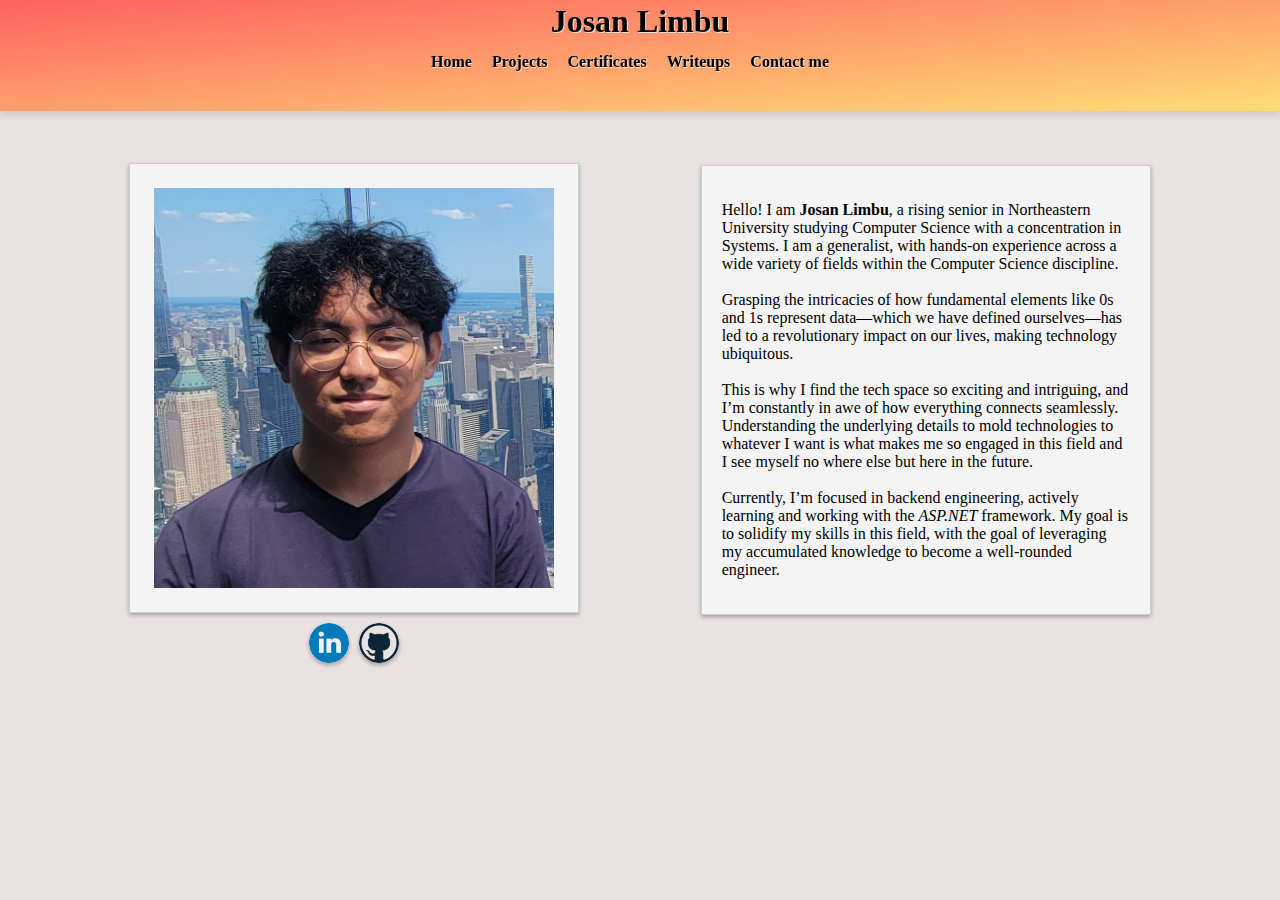
<file: Website/index.html>
<!DOCTYPE html>
<html>

<head>
    <meta charset="UTF-8">
    <title>Josan's portfolio</title>
    <link rel="stylesheet" href="css/index.css">
    <link rel="icon" type="image/x-icon" href="icons/favicon.ico">
</head>

<body>

    <div id="topbar_grad" class="topbar">
        <h1 class="title_icon">Josan Limbu</h1>
        <nav class="navbar">
            <ul>
                <li><a href="index.html">Home</a></li>
                <li><a href="projects.html">Projects</a></li>
                <li><a href="certificates.html">Certificates</a></li>
                <li><a href="writeups.html">Writeups</a></li>
                <li><a href="contact_me.html">Contact me</a></li>
            </ul>
        </nav>
    </div>
    <div>
        <main class="content">
            <span class="homepage">
                <div class="container">
                    <div class="profile">
                        <div class="profile-picture-layer"><img class='profile-picture' src='icons/profile-picture.png'></div>
                        <div><a href="https://linkedin.com/in/josanlimbu" target="_blank"><img class='home-social-icon'
                                    src='icons/linkedin.png'></a><a href="https://github.com/blightjl"
                                target="_blank"><img class='home-social-icon' src='icons/github_icon.png'></a></div>
                    </div>
                    <div class="bio">
                        <p class="bio-info">Hello! I am <span class="name-underline-effect"><b>Josan Limbu</b></span>, a rising
                            senior
                            in
                            Northeastern University studying Computer Science with a concentration in Systems. I am a
                            generalist, with hands-on experience across a wide variety of fields within the Computer
                            Science
                            discipline.

                            </br></br>Grasping the intricacies of how fundamental elements like 0s and 1s represent
                            data—which
                            we have defined ourselves—has led to a revolutionary impact on our lives, making technology
                            ubiquitous.

                            </br></br>This is why I find the tech space so exciting and intriguing, and I’m constantly
                            in
                            awe of how
                            everything connects seamlessly. Understanding the underlying details to mold technologies to
                            whatever I want is what makes me so engaged in this field and I see myself no where else but
                            here in
                            the future.


                            </br></br>Currently, I’m focused in backend engineering, actively learning and working with
                            the
                            <i>ASP.NET</i> framework. My goal is to solidify my skills in this field, with the goal of
                            leveraging
                            my
                            accumulated knowledge to become a well-rounded engineer.</p>
                    </div>


                </div>
            </span>
        </main>
    </div>

    </br>
    </br>
</body>

</html>
</file>
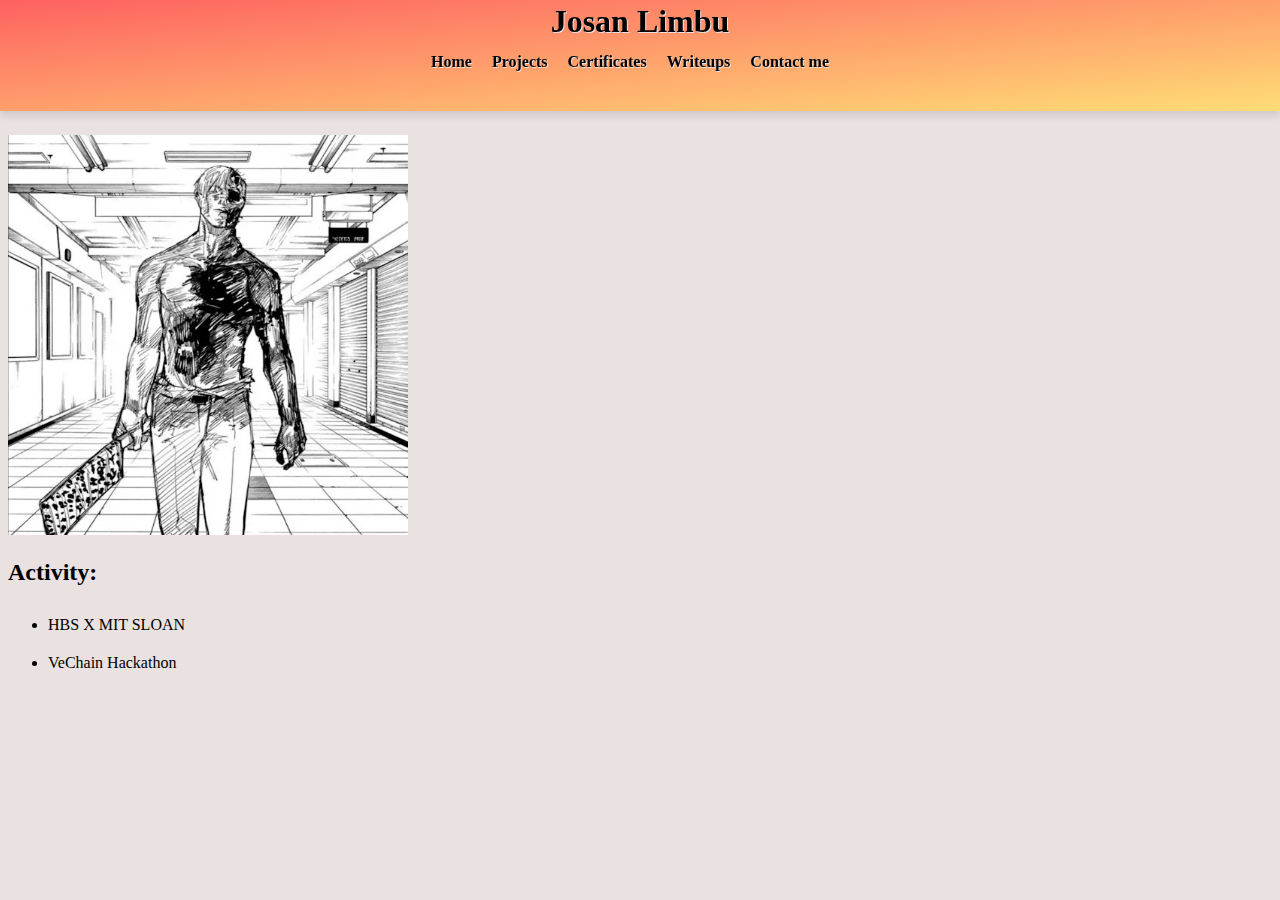
<file: Website/activity.html>
<!DOCTYPE html>
<html>
<head>
    <meta charset="UTF-8">
    <title>Josan's portfolio</title>
    <link rel="stylesheet" href="css/index.css">
    <link rel="icon" type="image/x-icon" href="icons/favicon.ico">
</head>
<body>
    
    <div id="topbar_grad" class="topbar">
        <h1 class="title_icon">Josan Limbu</h1>
    
        <nav class="navbar">
            <ul>
                <li><a href="index.html">Home</a></li>
                <li><a href="projects.html">Projects</a></li>
                <li><a href="certificates.html">Certificates</a></li>
                <li><a href="writeups.html">Writeups</a></li>
                <li><a href="contact_me.html">Contact me</a></li>
            </ul>
        </nav>
    </div>
    <main>
        <h3 class="underline-effect">Activity</h3>
        <p>Here are some basic home page details.</p>
    </main>

    </br> 
    <img class='profile-picture' src='icons/nanami_walk.jpeg'>
    <h2>Activity:</h2>
    <ul>
        <li>HBS X MIT SLOAN</li>
        <li>VeChain Hackathon</li>
    </ul>
</body>
</html>
</file>
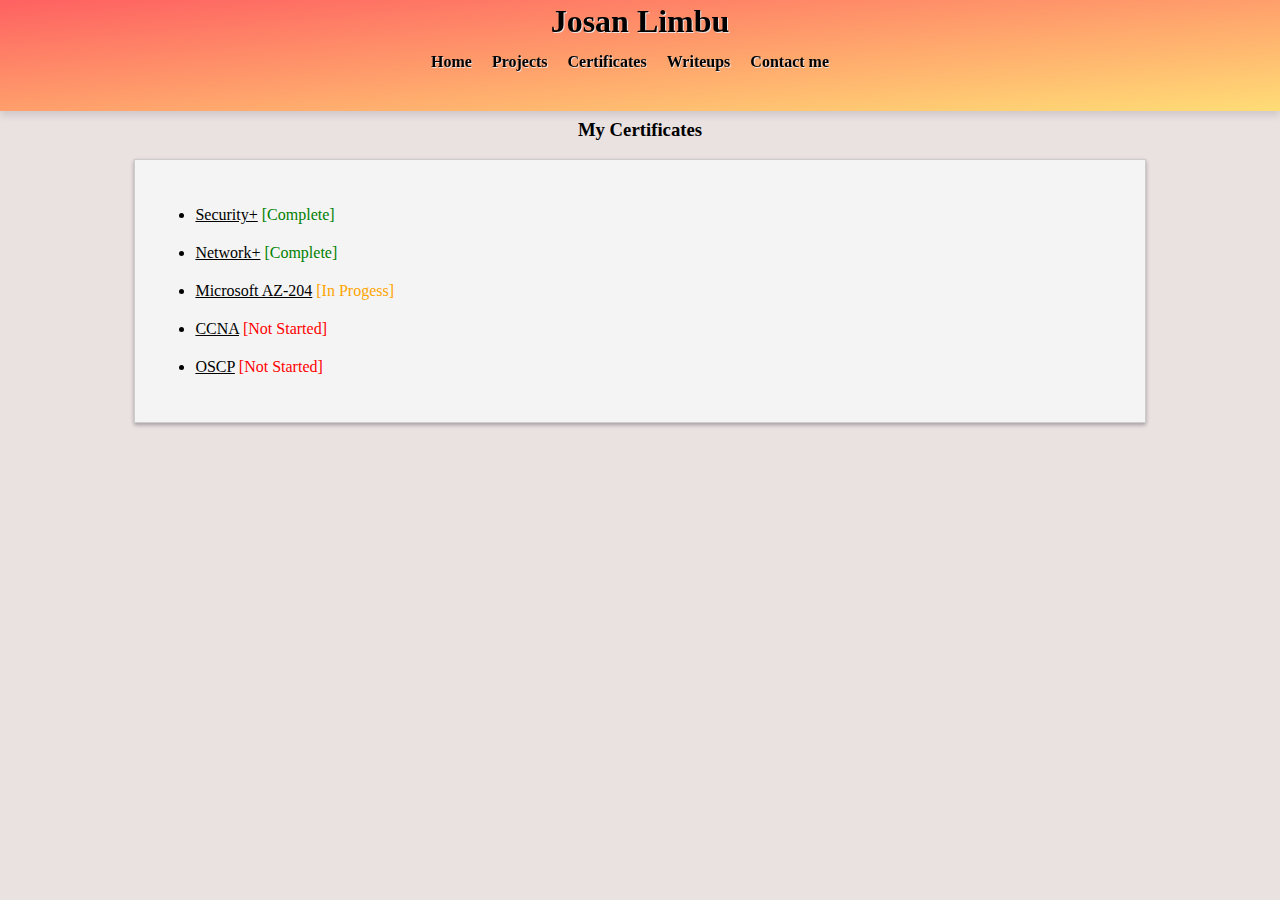
<file: Website/certificates.html>
<!DOCTYPE html>
<html>
<head>
    <meta charset="UTF-8">
    <title>Josan's portfolio</title>
    <link rel="stylesheet" href="css/index.css">
    <link rel="icon" type="image/x-icon" href="icons/favicon.ico">
</head>
<body>
    
    <div id="topbar_grad" class="topbar">
        <h1 class="title_icon">Josan Limbu</h1>
        <nav class="navbar">
            <ul>
                <li><a href="index.html">Home</a></li>
                <li><a href="projects.html">Projects</a></li>
                <li><a href="certificates.html">Certificates</a></li>
                <li><a href="writeups.html">Writeups</a></li>
                <li><a href="contact_me.html">Contact me</a></li>
            </ul>
        </nav>
    </div>
<main class="content">
    <span class="homepage">
        <h3 class="underline-effect">My Certificates</h3>
    <div class="scrollable-section">
        <ul>
            <li><a href="https://www.credly.com/badges/45e11fe9-ffb9-4f0b-82a6-57b7b96af190/public_url" target="_blank" rel="noopener noreferrer" title="CompTIA Security+">Security+</a> <span style="color: green">[Complete]</span></li>
            <li><a href="https://www.credly.com/badges/0e00b37b-f289-46ba-99b8-1ca0ecce4839/public_url" target="_blank" rel="noopener noreferrer" title="CompTIA Network+">Network+</a> <span style="color: green">[Complete]</span></li>
            <li><a href="https://learn.microsoft.com/en-us/credentials/certifications/azure-developer/?practice-assessment-type=certification" target="_blank" rel="noopener noreferrer" title="Microsoft Certified: Azure Developer Associate">Microsoft AZ-204</a> <span class="work-in-progress" style="color: orange">[In Progess]</span></li>
            <li><a href="https://www.cisco.com/c/en/us/training-events/training-certifications/exams/current-list/ccna-200-301.html" target="_blank" rel="noopener noreferrer" title="Cisco Certified Network Associate">CCNA</a> <span class="not-started" style="color: red">[Not Started]</span></li>
            <li><a href="https://www.offsec.com/courses/pen-200/" target="_blank" rel="noopener noreferrer" title="Offensive Security Certified Professional">OSCP</a><span class="not-started" style="color: red"> [Not Started]</span></li>        
        </ul>
    </div>
    </span>
</main>
</body>
</html>
</file>
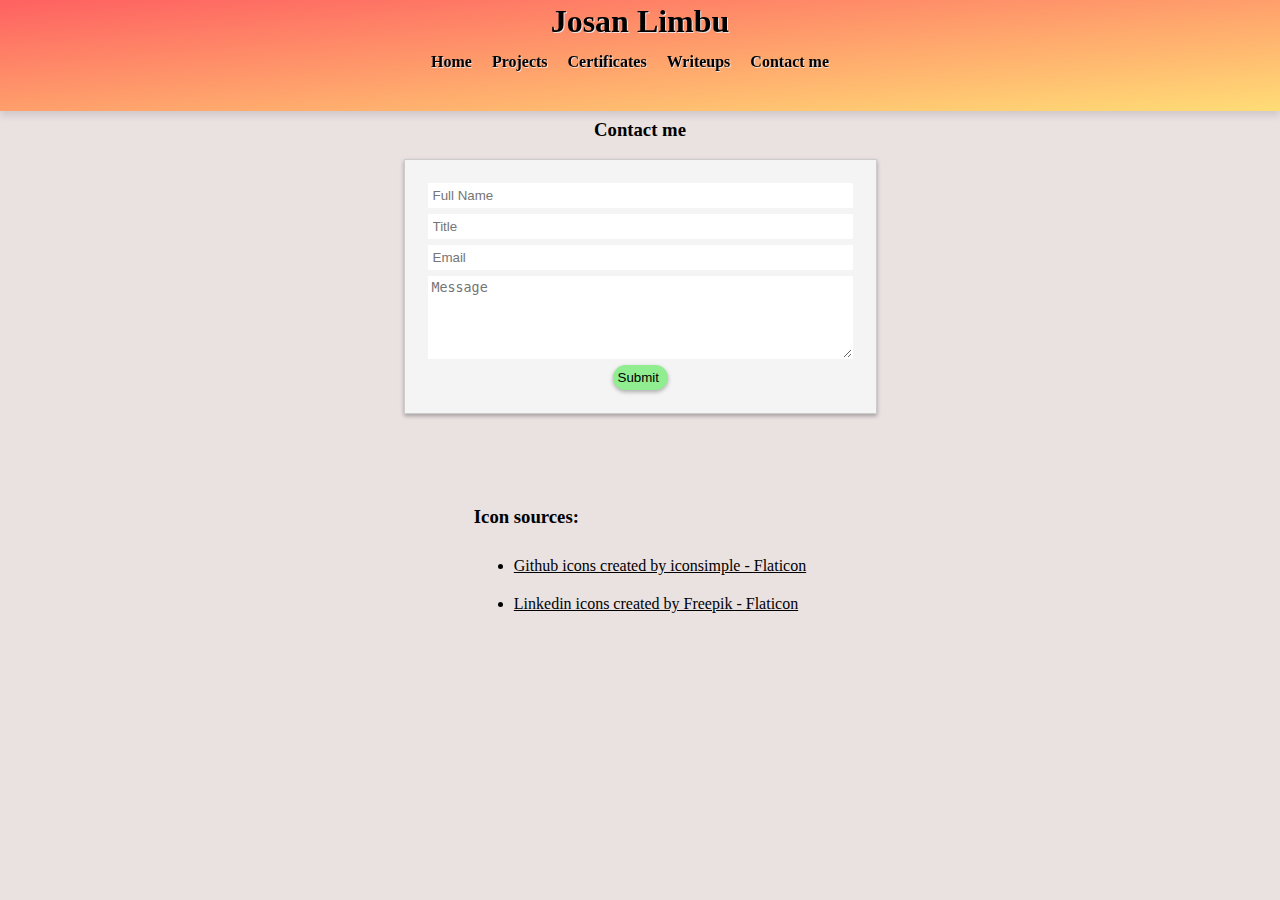
<file: Website/contact_me.html>
<!DOCTYPE html>
<html>
<head>
    <meta charset="UTF-8">
    <title>Josan's portfolio</title>
    <link rel="stylesheet" href="css/index.css">
    <link rel="icon" type="image/x-icon" href="icons/favicon.ico">
</head>
<body>
    <div id="overlay"></div>
    <div id="topbar_grad" class="topbar">
        <h1 class="title_icon">Josan Limbu</h1>
        <nav class="navbar">
            <ul>
                <li><a href="index.html">Home</a></li>
                <li><a href="projects.html">Projects</a></li>
                <li><a href="certificates.html">Certificates</a></li>
                <li><a href="writeups.html">Writeups</a></li>
                <li><a href="contact_me.html">Contact me</a></li>
            </ul>
        </nav>
    </div>
        <!-- this is the drop down modal that will appear after a successful message submission -->
        <div class="popup-container" id="popup">
            <img src="icons/success.png">
            <h3>Success!</h3>
            <p>Your message has been sent.</p>
            <button class="ok-button" onClick="hideSuccess()">OK</button>
         </div>
         <script src="./controller.js"></script>
    <main class="content">
        <span class="homepage">  
            <h3 class="underline-effect">Contact me</h3>
            <div class="form-container">
                <form name="contact_form" id="myForm" method="POST" netlify>
                    <input type="text" id="name" name="name" placeholder="Full Name" autocomplete="off"required>
                    <input type="text" id="title" name="title" placeholder="Title" autocomplete="off"required>
                    <input type="email" id="email" name="email" placeholder="Email" autocomplete="on" required>
                    <textarea rows="5" cols="50" name="message" placeholder="Message" autocomplete="off" required></textarea>
                    <button type="submit" class="submit">Submit</button>
                </form>
            </div>
            <div class="credit">
            <h3>Icon sources:</h3>
            <ul>
            <li><a href="https://www.flaticon.com/free-icons/github" title="github icons">Github icons created by iconsimple - Flaticon</a></li>
            <li><a href="https://www.flaticon.com/free-icons/linkedin" title="linkedin icons">Linkedin icons created by Freepik - Flaticon</a></li>
            </ul>
        </div>
        </span>
    </main>
</body>
</html>
</file>
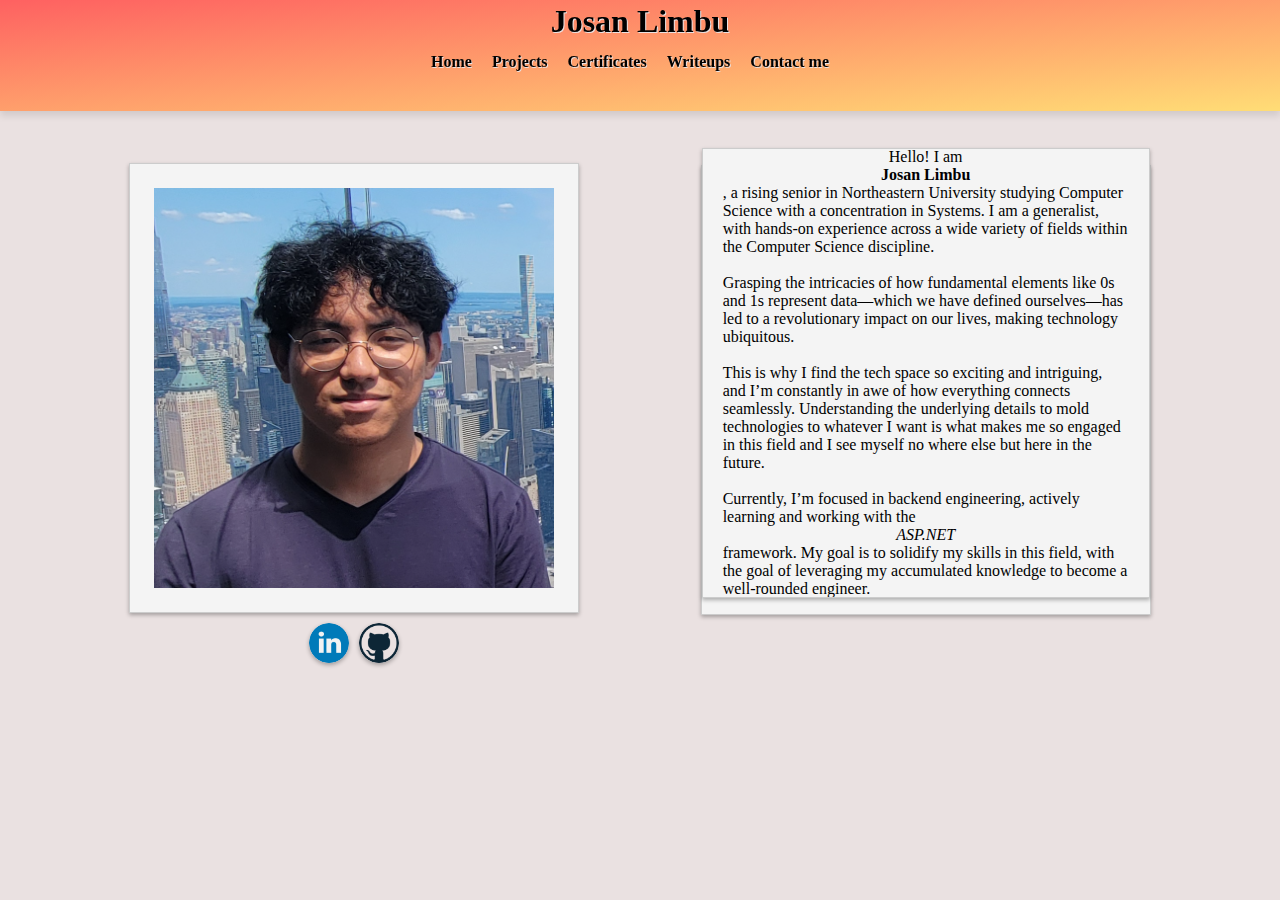
<file: Website/home.html>
<!DOCTYPE html>
<html>

<head>
    <meta charset="UTF-8">
    <title>Josan's portfolio</title>
    <link rel="stylesheet" href="css/index.css">
    <link rel="icon" type="image/x-icon" href="../icons/favicon.ico">
</head>

<body>

    <div id="topbar_grad" class="topbar">
        <h1 class="title_icon">Josan Limbu</h1>
        <nav class="navbar">
            <ul>
                <li><a href="home.html">Home</a></li>
                <li><a href="projects.html">Projects</a></li>
                <li><a href="certificates.html">Certificates</a></li>
                <li><a href="writeups.html">Writeups</a></li>
                <li><a href="contact_me.html">Contact me</a></li>
            </ul>
        </nav>
    </div>
    <div>
        <main class="content">
            <span class="homepage">
                <div class="container">
                    <div class="profile">
                        <div class="profile-picture-layer"><img class='profile-picture' src='../icons/profile-picture.png'></div>
                        <div><a href="https://linkedin.com/in/josanlimbu" target="_blank"><img class='home-social-icon'
                                    src='../icons/linkedin.png'></a><a href="https://github.com/blightjl"
                                target="_blank"><img class='home-social-icon' src='../icons/github_icon.png'></a></div>
                    </div>
                    <div class="bio">
                        <p class="scrollable-section bio">Hello! I am <span class="name-underline-effect"><b>Josan Limbu</b></span>, a rising
                            senior
                            in
                            Northeastern University studying Computer Science with a concentration in Systems. I am a
                            generalist, with hands-on experience across a wide variety of fields within the Computer
                            Science
                            discipline.

                            </br></br>Grasping the intricacies of how fundamental elements like 0s and 1s represent
                            data—which
                            we have defined ourselves—has led to a revolutionary impact on our lives, making technology
                            ubiquitous.

                            </br></br>This is why I find the tech space so exciting and intriguing, and I’m constantly
                            in
                            awe of how
                            everything connects seamlessly. Understanding the underlying details to mold technologies to
                            whatever I want is what makes me so engaged in this field and I see myself no where else but
                            here in
                            the future.


                            </br></br>Currently, I’m focused in backend engineering, actively learning and working with
                            the
                            <i>ASP.NET</i> framework. My goal is to solidify my skills in this field, with the goal of
                            leveraging
                            my
                            accumulated knowledge to become a well-rounded engineer.</p>
                    </div>


                </div>
            </span>
        </main>
    </div>

    </br>
    </br>
</body>

</html>
</file>
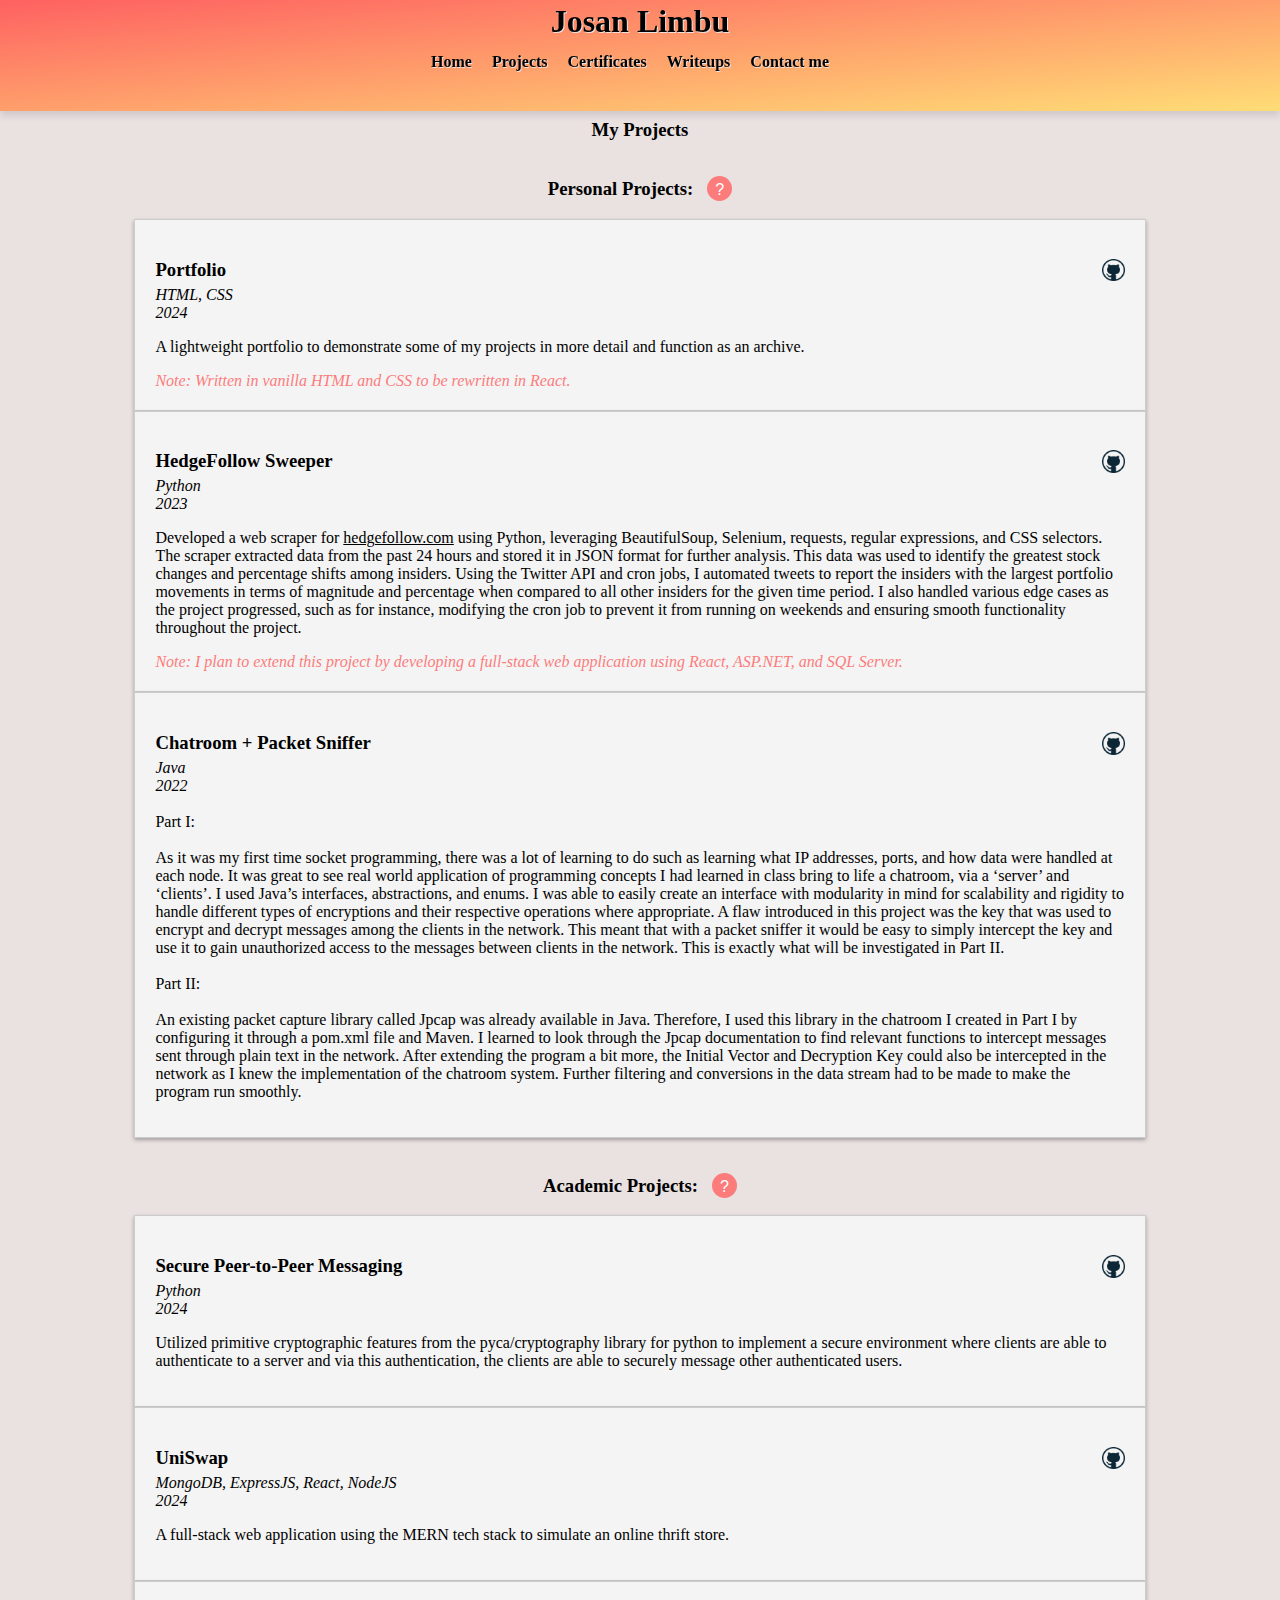
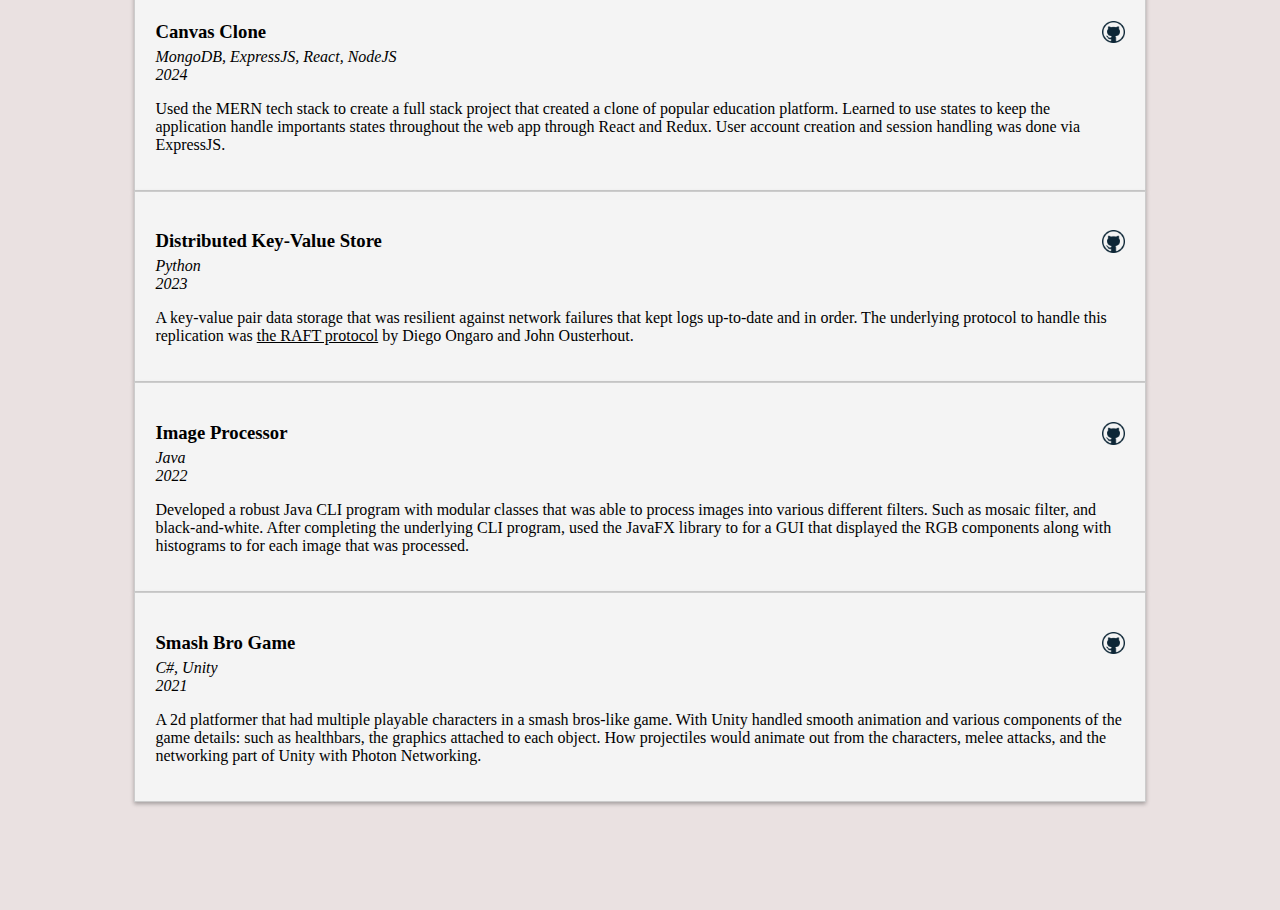
<file: Website/projects.html>
<!DOCTYPE html>
<html>

<head>
    <meta charset="UTF-8">
    <title>Josan's portfolio</title>
    <link rel="stylesheet" href="css/index.css">
    <link rel="icon" type="image/x-icon" href="icons/favicon.ico">
</head>

<body>
    <!-- place the title_icon and navbar inside of a div that takes the same amount of space for the 
     rest of the page contents to render right below it -->
    <div id="topbar_grad" class="topbar">
        <h1 class="title_icon">Josan Limbu</h1>
        <nav class="navbar">
            <ul>
                <li><a href="index.html">Home</a></li>
                <li><a href="projects.html">Projects</a></li>
                <li><a href="certificates.html">Certificates</a></li>
                <li><a href="writeups.html">Writeups</a></li>
                <li><a href="contact_me.html">Contact me</a></li>
            </ul>
        </nav>
    </div>

    <main class="content">
        <span class="homepage">
            <h3 class="underline-effect">My Projects</h3>
            <div>
                <h3 class="underline-effect" style="display: inline-block">Personal Projects:</h3>
                <div class="info-container">
                    <button class="info-button">?</button>
                    <div class="info-box">
                        You are authorized to view the source code for my personal projects.
                    </div>
                </div>
            </div>

            <div class="scrollable-section">
                <!-- Create a directory structure where The Writeups have sub directory between CTF Event and challenge category -->
                <h3 class="project-title">Portfolio<a href="https://github.com/blightjl/my_portfolio"
                        target="_blank"><img class='social-icon' src='icons/github_icon.png'></a></h3>
                <i>HTML, CSS</i></br>
                <span class="project-date"><i>2024</i></span>
                <p>A lightweight portfolio to demonstrate some of my projects in more detail and function as
                    an archive.
                </p>
                <span class="note">
                    Note: Written in vanilla HTML and CSS
                    to be rewritten in React.
                    <span>
            </div>
            <div class="scrollable-section">
                <h3 class="project-title">HedgeFollow Sweeper<a href="https://github.com/blightjl/hedgefollow_scraper"
                        target="_blank"><img class='social-icon' src='icons/github_icon.png'></a></h3>
                <i>Python</i></br>
                <span class="project-date"><i>2023</i></span>
                <p>Developed a web scraper for <a href="https://hedgefollow.com" target="_blank">hedgefollow.com</a>
                    using Python, leveraging BeautifulSoup, Selenium,
                    requests, regular expressions, and CSS selectors. The scraper extracted data from the past 24 hours
                    and stored it in JSON format for further analysis. This data was used to identify the greatest stock
                    changes and percentage shifts among insiders. Using the Twitter API and cron jobs, I automated
                    tweets to report the insiders with the largest portfolio movements in terms of magnitude and
                    percentage when compared to all other insiders for the given time period. I also handled various
                    edge cases as the project
                    progressed, such as for instance, modifying the cron job to prevent it from running on weekends and
                    ensuring smooth
                    functionality
                    throughout the project.</p>
                <span class="note">
                    Note: I plan to extend this project by developing a full-stack web application using React, ASP.NET,
                    and SQL Server.
                    <span>
            </div>
            <div class="scrollable-section">
                <h3 class="project-title">Chatroom + Packet Sniffer<a href="https://github.com/blightjl/ChatPlusSniffer"
                        target="_blank"><img class='social-icon' src='icons/github_icon.png'></a></h3>
                <i>Java</i></br>
                <span class="project-date"><i>2022</i></span>
                </br></br>
                Part I:
                </br></br>As it was my first time socket programming, there was a lot of learning to do such as learning
                what IP addresses, ports, and how data were handled at each node. It was great to see real world
                application of programming concepts I had learned in class bring to life a chatroom, via a ‘server’ and
                ‘clients’. I used Java’s interfaces, abstractions, and enums. I was able to easily create an interface
                with modularity in mind for scalability and rigidity to handle different types of encryptions and their
                respective operations where appropriate. A flaw introduced in this project was the key that was used to
                encrypt and decrypt messages among the clients in the network. This meant that with a packet sniffer it
                would be easy to simply intercept the key and use it to gain unauthorized access to the messages between
                clients in the network. This is exactly what will be investigated in Part II.
                </br></br>Part II:</br></br>An existing packet capture library called Jpcap was already available in
                Java. Therefore, I used this library in the chatroom I created in Part I by configuring it through a
                pom.xml file and Maven. I learned to look through the Jpcap documentation to find relevant functions to
                intercept messages sent through plain text in the network. After extending the program a bit more, the
                Initial Vector and Decryption Key could also be intercepted in the network as I knew the implementation
                of the chatroom system. Further filtering and conversions in the data stream had to be made to make the
                program run smoothly.</p>
            </div>
            </br>

            <div>
                <h3 class="underline-effect" style="display: inline-block">Academic Projects:</h3>
                <div class="info-container">
                    <button class="info-button">?</button>
                    <div class="info-box">
                        The source code for the following academic projects are private. You will simply be redirected
                        to the learngo repository.
                    </div>
                </div>
            </div>
            <div class="scrollable-section">
                <h3 class="project-title">Secure Peer-to-Peer Messaging<a href="https://github.com/inancgumus/learngo"
                        target="_blank"><img class='social-icon' src='icons/github_icon.png'></a></h3>
                <i>Python</i></br>
                <span class="project-date"><i>2024</i></span>
                <p>Utilized primitive cryptographic features from the pyca/cryptography library for
                    python to implement a secure environment where clients are able to authenticate to a server and via
                    this authentication, the clients are able to securely message other authenticated users.</p>
            </div>
            <div class="scrollable-section">
                <h3 class="project-title">UniSwap<a href="https://github.com/inancgumus/learngo" target="_blank"><img
                            class='social-icon' src='icons/github_icon.png'></a></h3>
                <i>MongoDB, ExpressJS, React, NodeJS</i></br>
                <span class="project-date"><i>2024</i></span>
                <p>A full-stack web application using the MERN tech stack to simulate an online thrift store.</p>
            </div>
            <div class="scrollable-section">
                <h3 class="project-title">Canvas Clone<a href="https://github.com/inancgumus/learngo"
                        target="_blank"><img class='social-icon' src='icons/github_icon.png'></a></h3>
                <i>MongoDB, ExpressJS, React, NodeJS</i></br>
                <span class="project-date"><i>2024</i></span>
                <p>Used the MERN tech stack to create a full stack project that created a clone of popular
                    education platform. Learned to use states to keep the application handle importants states
                    throughout the web app through React and Redux. User account creation and session handling was done
                    via ExpressJS.
                </p>
            </div>
            <div class="scrollable-section">
                <h3 class="project-title">Distributed Key-Value Store<a href="https://github.com/inancgumus/learngo"
                        target="_blank"><img class='social-icon' src='icons/github_icon.png'></a></h3>
                <i>Python</i></br>
                <span class="project-date"><i>2023</i></span>
                <p>A key-value pair data storage that was resilient against network failures that kept logs
                    up-to-date and in order. The underlying protocol to handle this replication was <a
                        href="https://raft.github.io/raft.pdf" target="_blank">the RAFT protocol</a> by
                    Diego Ongaro and John Ousterhout.</p>
            </div>
            <div class="scrollable-section">
                <h3 class="project-title">Image Processor<a href="https://github.com/inancgumus/learngo"
                        target="_blank"><img class='social-icon' src='icons/github_icon.png'></a></h3>
                <i>Java</i></br>
                <span class="project-date"><i>2022</i></span>
                <p>Developed a robust Java CLI program with modular classes that was able to process images into various
                    different filters. Such as mosaic filter, and black-and-white. After completing the underlying CLI
                    program, used the JavaFX library to for a GUI that displayed the RGB components
                    along with histograms to for each image that was processed.</p>
            </div>
            <div class="scrollable-section">
                <h3 class="project-title">Smash Bro Game<a href="https://github.com/inancgumus/learngo"
                        target="_blank"><img class='social-icon' src='icons/github_icon.png'></a></h3>
                <i>C#, Unity</i></br>
                <span class="project-date"><i>2021</i></span>
                <p>A 2d platformer that had multiple playable characters in a smash bros-like game. With Unity
                    handled smooth animation and various components of the game details: such as healthbars, the
                    graphics attached to each object. How projectiles would animate out from the characters, melee
                    attacks, and the networking part of Unity with Photon Networking. </p>
            </div>
            </div>
        </span>
    </main>


</body>

</html>
</file>
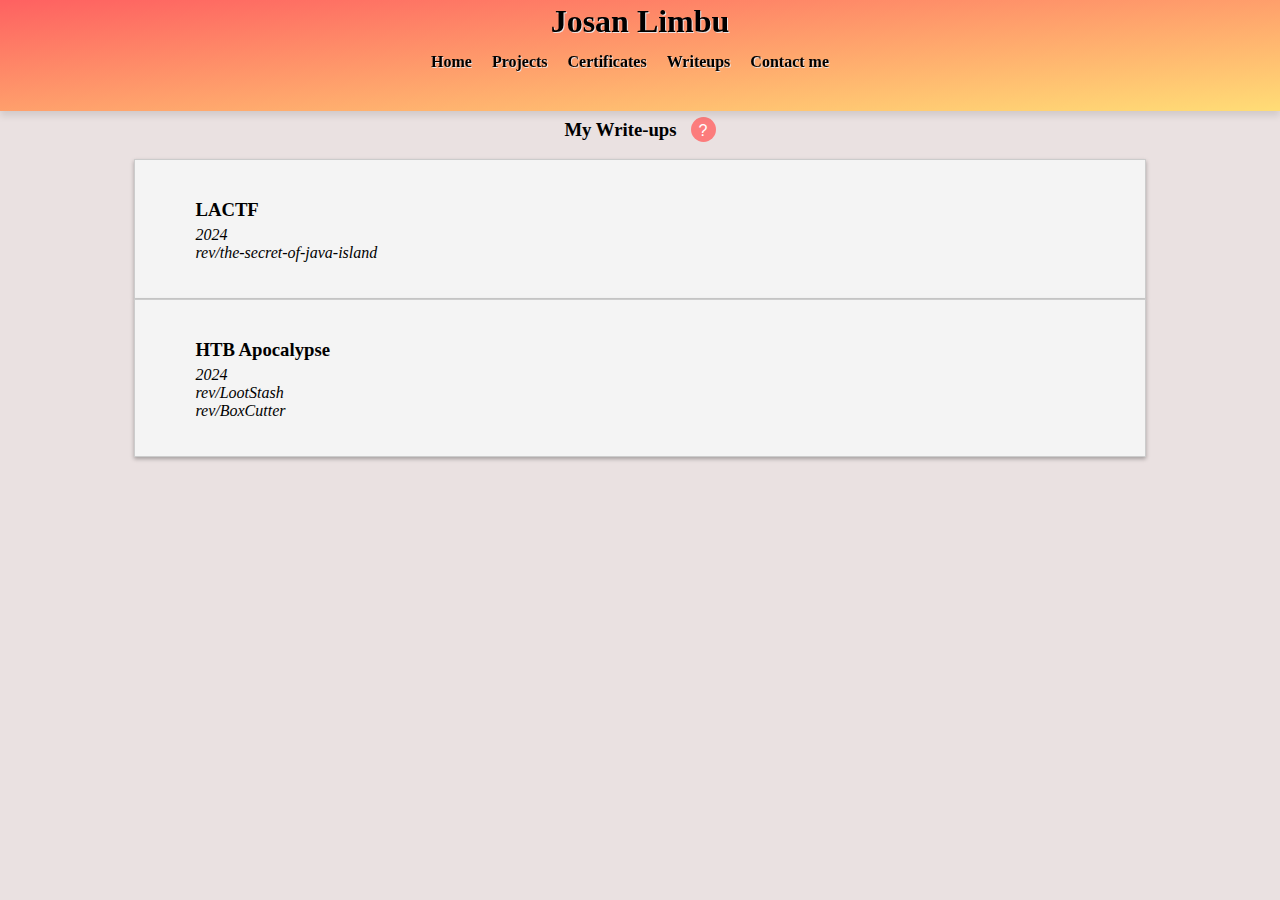
<file: Website/writeups.html>
<!DOCTYPE html>
<html>
<head>
    <meta charset="UTF-8">
    <title>Josan's Portfolio</title>
    <link rel="stylesheet" href="css/index.css">
    <link rel="icon" type="image/x-icon" href="icons/favicon.ico">
</head>
<body>
    
    <div id="topbar_grad" class="topbar">
        <h1 class="title_icon">Josan Limbu</h1>
        <nav class="navbar">
            <ul>
                <li><a href="index.html">Home</a></li>
                <li><a href="projects.html">Projects</a></li>
                <li><a href="certificates.html">Certificates</a></li>
                <li><a href="writeups.html">Writeups</a></li>
                <li><a href="contact_me.html">Contact me</a></li>
            </ul>
        </nav>
    </div>
    <main class="content">
        <span class="homepage">
            <div>
                <h3 class="underline-effect" style="display: inline-block">My Write-ups</h3>
                <div class="info-container">
                <button class="info-button">?</button>
                <div class="info-box">
                    This section is a WIP and is to be ported to jekyllrb with its documentation.
                </div>
            </div>
        </div>
        <div class="scrollable-section">
            <ul>
            <h3 class="project-title">LACTF</h3>
            <span><i>2024</br>rev/the-secret-of-java-island</i></span>
                <p>
                </p>
            </ul>
        </div>
        <div class="scrollable-section">
            <ul>
            <h3 class="project-title">HTB Apocalypse</h3>
            <span><i>2024</br>rev/LootStash</br>rev/BoxCutter</i></span>
                <p>
                </p>
            </ul>
        </div>
        </span>
    </main>

<!-- Create a directory structure where The Writeups have sub directory between CTF Event and challenge category -->


</body>
</html>
</file>
<file: Website/css/index.css>
@import url("https://fonts.googleapis.com/css?family=Open+Sans:700");

* {
    box-sizing: border-box;
  }

body {
    background-color: rgb(234, 225, 225);
    color: black;
}

a {
    color: black;
}


a:visited {
    color: black;
}

.key-word {
    color: red;
    font-weight: bold;
}

.topbar {
  position: fixed;
  display: flex;         
  flex-direction: column;
  align-items: center;
  width: 100%; 
  height: 12.3%;
  top: 0%;
  left: 0%;
  padding-bottom: 0.5%;
  /* background-color: #fc7c7c; */
  /* background-color: rgb(220, 243, 195); */
  box-shadow: 0 5px 7px rgba(0, 0, 0, 0.1);
  z-index: 7;
}


/* change the following */

.title_icon {
  font-family: cursive;
  font-weight: bold;
  margin-top: 3px;
  margin-bottom: 3px;
  z-index: 11;
  text-shadow: 1px 1px rgb(234, 225, 225);
}

.navbar {
  background-color: transparent;
  z-index: 10;
}

.navbar ul {
  list-style-type: none;
  padding: 0;
  margin: 0;
  display: flex;
}

.navbar li {
  position: relative;
  margin-right: 20px;
}

/* Underline styles */
.navbar a {
  text-decoration: none;
  position: relative; 
  display: inline-block;
  transition: text-shadow 0.3s ease;
  font-weight: bold;
  text-shadow: 0.8px 0.8px rgb(234, 225, 225);
}

.navbar a:hover {
  transition: opacity 500ms, transform 500ms;
  text-shadow: 2px 2px red;
}

.navbar li {
  float: left;
}

.navbar a:hover,
.navbar a:focus,
.navbar a.active {
    text-shadow: 4px 4px white;
    transition: text-shadow 0.3s ease;
}

/* Bracket effect styles */
.navbar a::after {
  content: '>';
  position: absolute;
  left: -0.8em;
  top: 50%;
  transform: translateY(-50%) translateX(-100%);
  opacity: 0;
  transition: opacity 300ms, transform 300ms;
  color: black; 
  font-size: 1em;
  padding-bottom: 3px;
}

/* Show bracket on hover */
.navbar a:hover::after,
.navbar a:focus::after,
.navbar a.active::after {
  transform: translateY(-50%) translateX(0);
  opacity: 1;
  transition: opacity 150ms, transform 150ms;
}

.profile-picture {
  width: 400px;
  height: 400px;
}

.profile-picture-layer {
  width: 450px;
  height: 450px;
  margin-bottom: 10px;
  background-color: #f4f4f4;
  border: 1px solid #ccc;
  display: flex;
  justify-content: center;
  align-items: center;  
  box-shadow: 0 2px 4px rgba(0, 0, 0, 0.3);
}

.social-icon {
  width: 22.5px;
  height: 22.5px;
  float: right;
}

.scrollable-section {
  flex-direction: column;
  align-items: center;
  left: 10%;
  width: 80%;
  height: 80%;
  overflow: auto;
  background-color: #f4f4f4;
  border: 1px solid #ccc;
  padding: 20px;
  box-sizing: border-box;
  box-shadow: 0 2px 4px rgba(0, 0, 0, 0.3);
}

.certificate-section {
  flex-direction: column;
  justify-content: center; 
  align-items: center;
  left: 10%;
  width: 80%;
  height: 80%;
  overflow: auto;
  background-color: #f4f4f4;
  border: 1px solid #ccc;
  padding: 20px;
  box-sizing: border-box;
}

.title_icon {
  margin: none;
  text-decoration: none;
  color: black;
  transition: color 0.2s ease, text-shadow 0.25s ease, transform 0.9s ease;
}

/* Animate text and shadows on hover */
.title_icon:hover,
.title_icon:focus,
.title_icon.active {
  color: transparent;
  transform: scale(1.1);
  text-shadow: 
      4px -4px 0 black,
      -4px 4px 0 white;
  transition: color 0.2s ease, text-shadow 0.2s ease, transform 0.7s ease;
}

.content {
  margin-top: 100px;
  display: flex; 
  justify-content: center;
  align-items: center; 
  padding-bottom: 100px;
}

.homepage {
  display: flex;         
  flex-direction: column;   
  align-items: center;     
  width: 100%; 
  background-color: transparent;
}

.home-social-icon {
  width: 40px;
  height: 40px;
  margin-left: 5px;
  margin-right: 5px;
  border-radius: 50%;
  border-color: transparent;
  box-shadow: 0 2px 4px rgba(0, 0, 0, 0.3);
  transition: box-shadow 0.3s ease, transform 0.3s ease; 
}

.home-social-icon:hover {
  cursor: pointer;
  transform: scale(1.1);
  transition: box-shadow 0.3s ease, transform 0.3s ease; 
}

/* !NOTE: add another bar below my name w/ div shadow */
.sources {
  bottom: 0px;
}

.info-container {
  position: relative;
  display: inline-block;
}

.info-button {
  width: 25px;
  height: 25px;
  background-color: #fc7c7c;
  color: white;
  border: none;
  cursor: pointer;
  font-size: 16px;
  border-radius: 50%;
  text-align: center;
  line-height: 25px;
  margin-left: 10px;
}

.info-box {
  display: none;
  position: absolute;
  top: 100%;
  left: 50%;
  transform: translateX(-50%);
  background-color: white;
  padding: 10px;
  border: 1px solid #ccc;
  box-shadow: 0px 0px 10px rgba(0, 0, 0, 0.1);
  z-index: 1;
  width: 200px;
}

.info-container:hover .info-box {
  display: block;
}

.credit {
  margin-top: 5%;
}

.message {
  margin-top: 5%;
}

.inline-certificate {
  height: 40px;
  width: 40px;
}

.project-date {
  margin-top: 0;
}

.project-title {
  margin-bottom: 5px;
}

ul li {
  padding: 10px 0;
}

/* underline effect for name */
.underline-effect {
  position: relative;
  display: inline-block;
  text-decoration: none;
  color: black;
}

.underline-effect::after {
  content: '';
  /* margin-top: 0px;
  padding-top: 1px; */
  position: absolute;
  left: 0;
  bottom: -1.5px; 
  width: 100%; 
  height: 4px; 
  background: #fc7c7c; 
  transform: scaleX(0);
  transform-origin: right; 
  transition: transform 0.45s ease; 
}

.underline-effect:hover::after,
.underline-effect:focus::after {
  transform-origin: left;
  transform: scaleX(1);
  transition: transform 0.75s ease;
}

.name-underline-effect {
  position: relative;
  display: inline-block;
  text-decoration: none;
  color: black;
}

.name-underline-effect::after {
  content: '';
  /* margin-top: 0px;
  padding-top: 1px; */
  position: absolute;
  left: 0;
  bottom: -1.5px; 
  width: 100%; 
  height: 4px; 
  background: purple; 
  transform: scaleX(0);
  transform-origin: right; 
  transition: transform 0.45s ease; 
}

.name-underline-effect:hover::after,
.underline-effect:focus::after {
  transform-origin: left;
  transform: scaleX(1);
  transition: transform 0.75s ease;
}

.container {
  display: flex;
  justify-content: space-evenly;
  align-items: center;
  width: 100%;
  padding-top: 5%;
  box-sizing: border-box;
}

.profile {
  width: 450px;
  display: flex;
  flex-direction: column;
  align-items: center;
}

.bio {
  width: 450px;
  height: 450px;
  background-color: #f4f4f4;
  border: 1px solid #ccc;
  display: flex;
  justify-content: center;
  align-items: center;  
  box-shadow: 0 2px 4px rgba(0, 0, 0, 0.3);
  margin-bottom: 50px;
}

.bio-info {
  padding: 20px;
}

.note {
  color: #fc7c7c;
  font-style: italic;
}

@media (max-width: 800px) { /* Adjust width threshold as needed */
  .container {
      flex-direction: column; /* Stack vertically on narrow screens */
  }
  .scrollable-section.bio{
    left: 10%;
    width: 100%;
    margin-left: 20%; /* Remove margin when stacking */
    margin-right: 0px;
    margin-top: 20px; /* Add space above the right div */
  }
}

input {
  border-style: solid;
  /* border: 2px; */
  padding: 3px;
  margin: 3px;
  background-color: white;
  /* border-color: purple; */
  border-radius: 1px;
  border-color: transparent;
}

form {
  display: flex;
  flex-direction: column;
  width: 100%;
}

input:focus-within {
  outline: none;
  border-color: #fc7c7c;
  border-width: 3px;
}

textarea {
  padding: 3px;
  margin: 3px;
  background-color: white;
  /* border-color: purple; */
  border-radius: 1px;
  border-color: transparent;
}

textarea:focus-within {
  outline: none;
  border-color: #fe6161;
  border-width: 3px;
}

button.submit {
  align-self: center;
  width: 55px;
  height: 25px;
  padding: 3px;
  margin: 3px;
  background-color: lightgreen;
  border-radius: 25px;
  text-align: center;
  display: flex;
  border-color: transparent;
  box-shadow: 0 2px 4px rgba(0, 0, 0, 0.3);
  transition: background-color 0.5s ease, box-shadow 0.3s ease,transform 0.4s ease; 
}

button.submit:hover {
  background-color: rgb(0, 255, 30);
  cursor: pointer;
  transform: scale(1.1);
  /* transition: transform 0.45s ease;  */
  transition: background-color 0.5s ease, box-shadow 0.3s ease, transform 0.3s ease; 
}

/* index.css */
.popup-container {
  width: 50%;
  height: 50%;
  background-color: whitesmoke;
  display: flex;
  flex-direction: column;   
  align-items: center;  
  position: absolute;
  top: -30%; /* Start off-screen, above the view */
  left: 25%;
  opacity: 0;
  visibility: hidden; 
  border-radius: 30px;
  padding-top: 30px;
  padding-bottom: 30px;
  transition: transform 0.75s ease, opacity 1.0s ease, visibility 0s ease 1.0s; /* Delay visibility change until opacity transition ends */
  z-index: 10;
}

.success-icon {
  width: 75px;
  height: 75px;
}

.show-popup {
  transform: translateY(105%);
  opacity: 1; 
  visibility: visible; /* Ensure visibility */
  transition: transform 0.75s ease, opacity 0s ease;
}

.test-button {
  position: absolute;
  bottom: -10px
}

#topbar_grad {
  background-color: #fc7c7c;
  background-image: linear-gradient(to bottom right,#fe6161, #ffdd76);
}

#overlay {
  position: fixed;
  top: 0;
  left: 0;
  width: 100%;
  height: 100%;
  background: rgba(0, 0, 0, 0.5);
  opacity: 0;
  visibility: hidden;
  transition: opacity 1.0s ease, visibility 1.0s ease;
  z-index: 9;
  pointer-events: none;
}

#overlay.show-overlay {
  opacity: 1; 
  visibility: visible;
  pointer-events: auto;
  transition: opacity 1.0s ease, visibility 1.0s ease;
}

#overlay.hide-overlay {
  opacity: 0; 
  visibility: hidden;
  pointer-events: none; 
  transition: opacity 1.0s ease, visibility 1.0s ease;
}

.form-container {
  background-color: purple;
  margin-bottom: 10px;
  background-color: #f4f4f4;
  border: 1px solid #ccc;
  display: flex;
  justify-content: center;
  align-items: center;  
  border: 1px solid #ccc;
  padding: 20px;
  box-sizing: border-box;
  box-shadow: 0 2px 4px rgba(0, 0, 0, 0.3);
}

/* 
https://www.reddit.com/r/golang/comments/mqulgy/where_do_you_look_for_go_jobs/ 
https://www.golangprojects.com/golang-go-job-gql-Senior-Cloud-Administrator-San-Jose-AMD.html
https://www.reddit.com/r/learnprogramming/comments/140gdp8/a_stepbystep_for_doing_your_first_open_source/
*/
</file>
